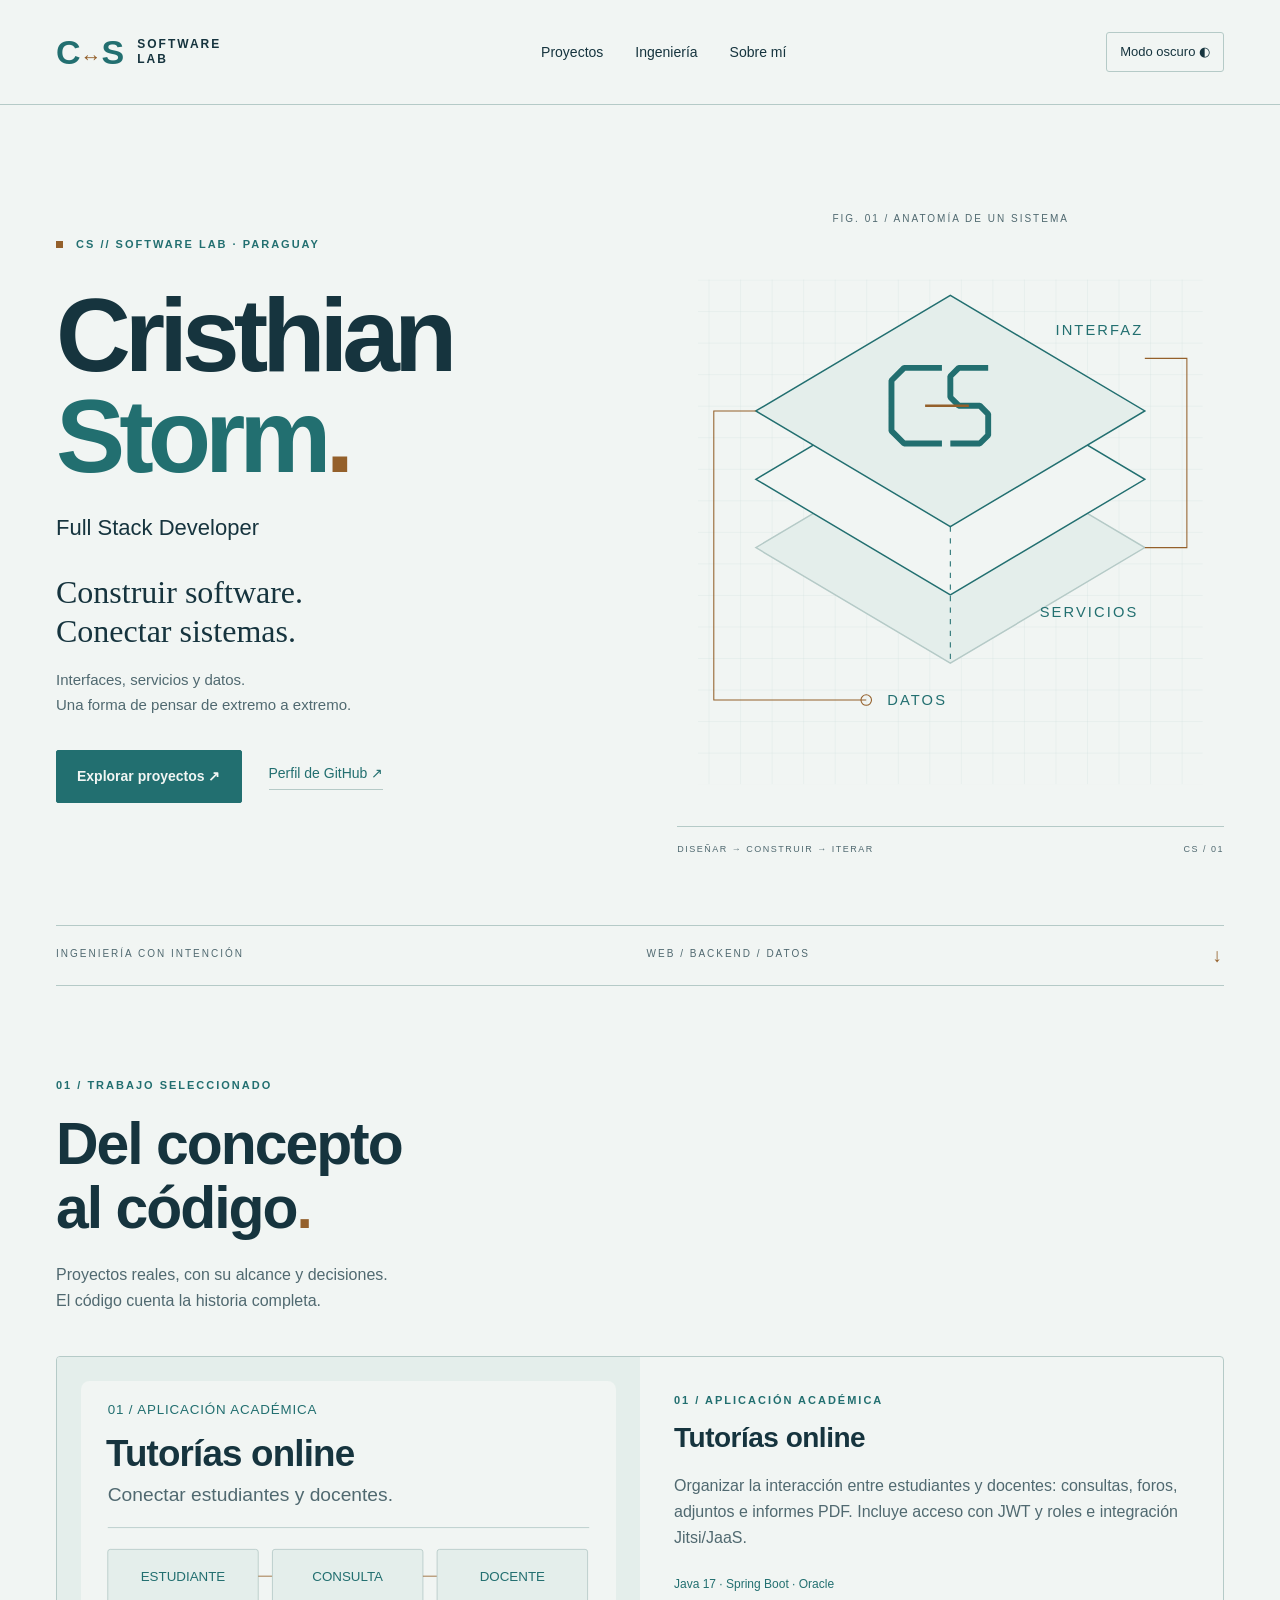
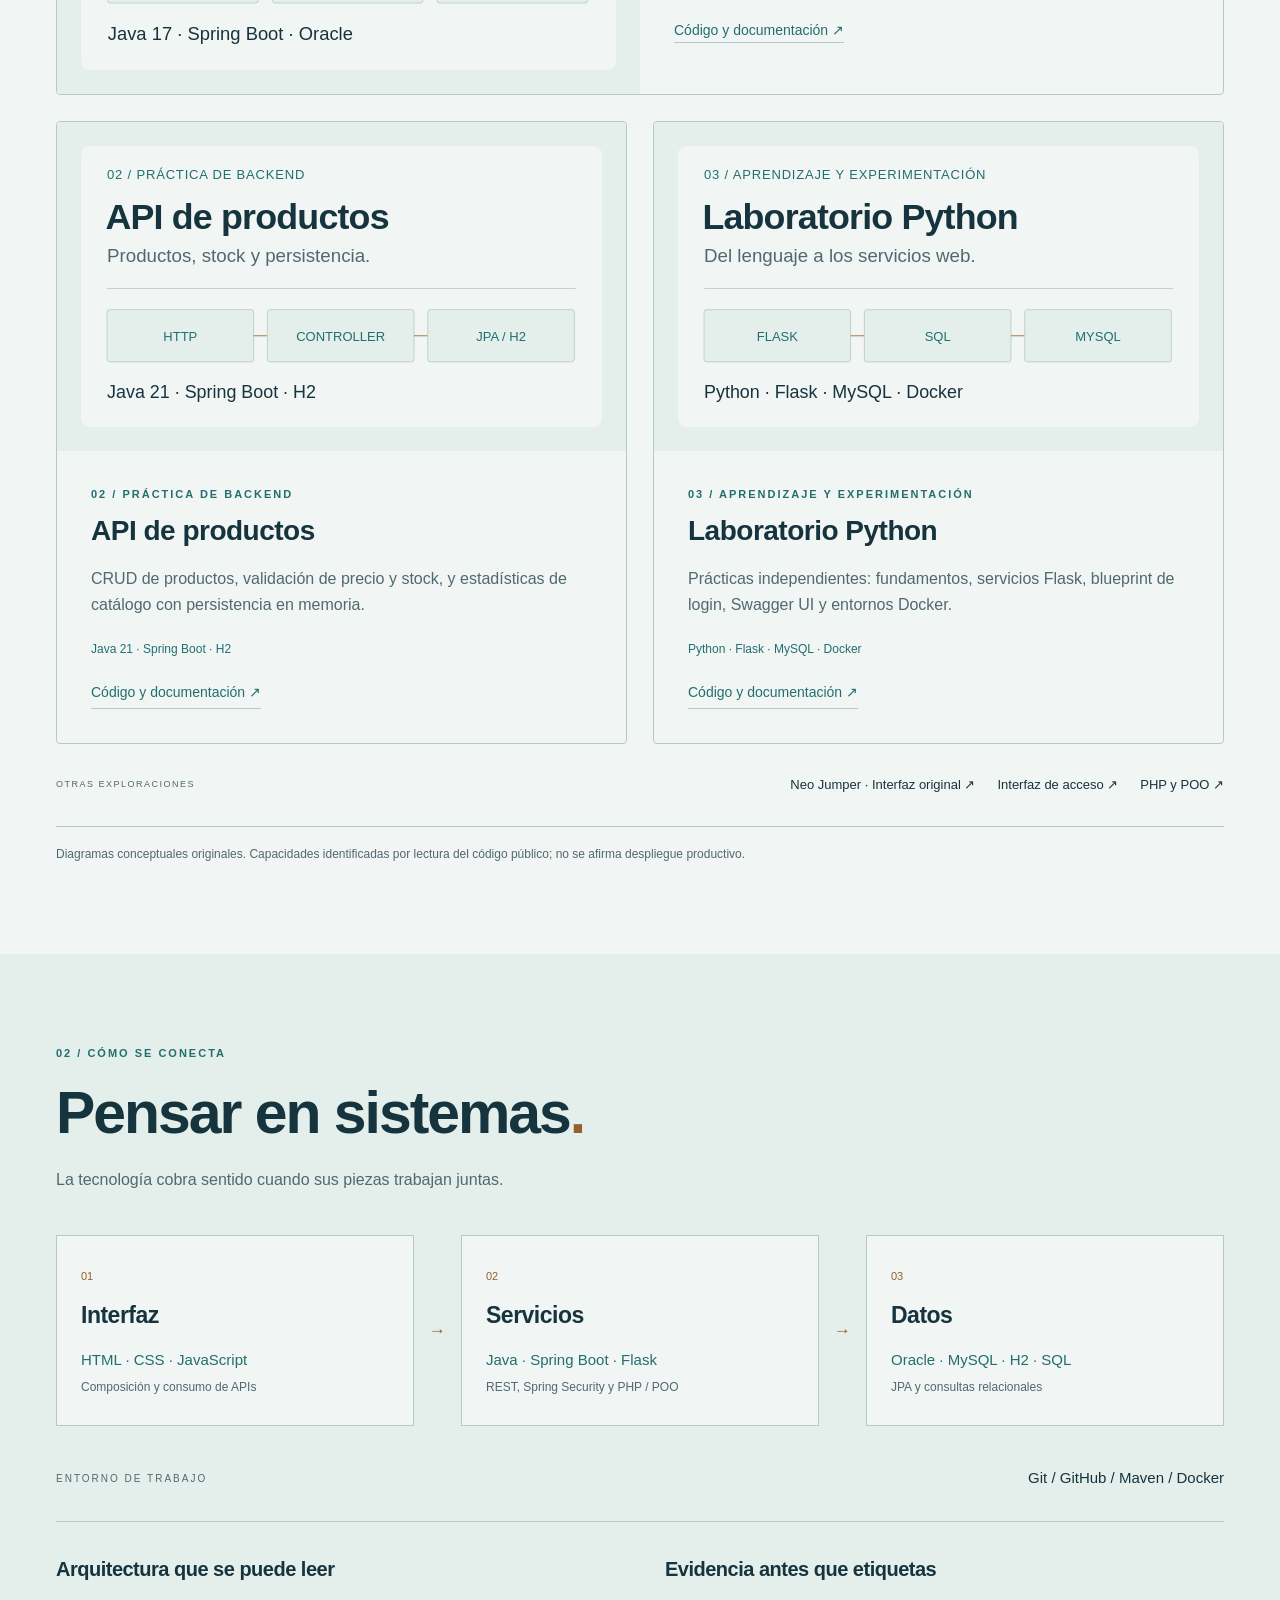
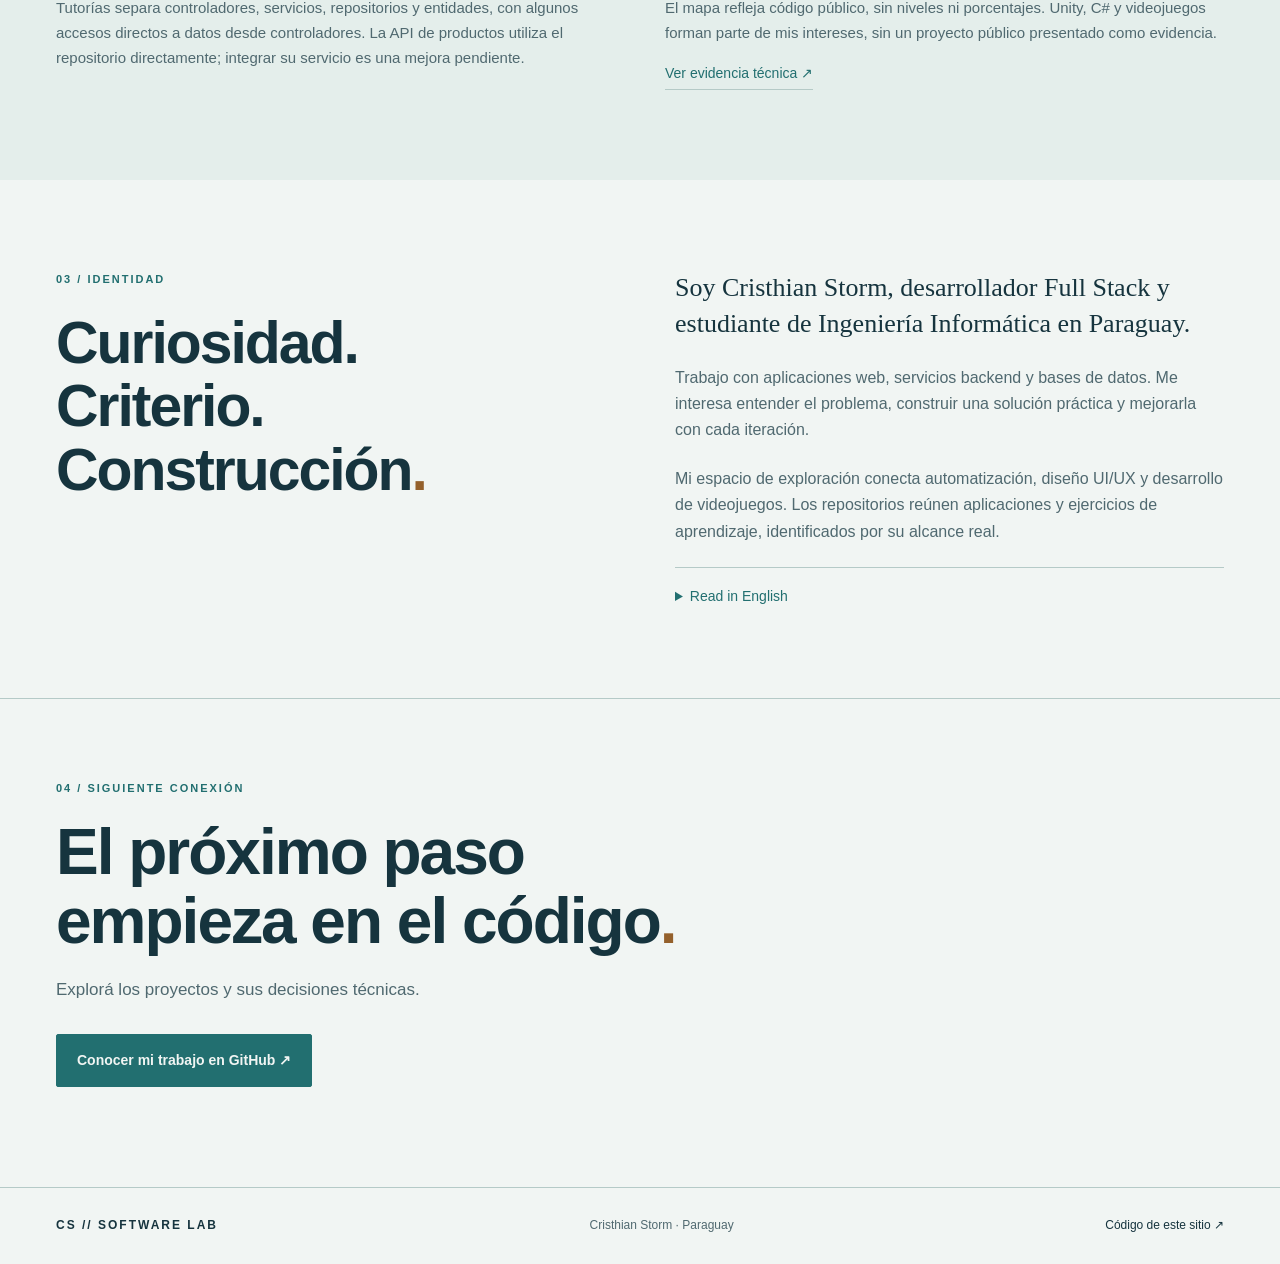
<file: index.html>
<!doctype html>
<html lang="es"><head><meta charset="utf-8"><meta name="viewport" content="width=device-width, initial-scale=1"><meta name="description" content="Cristhian Storm, Full Stack Developer y estudiante de Ingeniería Informática en Paraguay. Aplicaciones web, APIs y datos."><meta name="theme-color" content="#10262f"><title>Cristhian Storm — CS // Software Lab</title><link rel="icon" href="assets/lab/monogram-dark.svg" type="image/svg+xml"><link rel="stylesheet" href="lab.css"><script src="lab.js" defer></script></head>
<body><a class="skip" href="#contenido">Saltar al contenido</a><header class="masthead"><a class="brand" href="#inicio" aria-label="CS Software Lab, inicio"><span class="brand-mark">C<span>↔</span>S</span><span>SOFTWARE<br>LAB</span></a><nav aria-label="Principal"><a href="#proyectos">Proyectos</a><a href="#ingenieria">Ingeniería</a><a href="#sobre-mi">Sobre mí</a></nav><button class="theme" type="button" aria-label="Cambiar a modo claro">Modo claro ◐</button></header>
<main id="contenido"><section class="hero" id="inicio" aria-labelledby="nombre"><div class="hero-copy"><p class="eyebrow"><span class="signal"></span> CS // SOFTWARE LAB · PARAGUAY</p><h1 id="nombre">Cristhian<br><span>Storm</span><span class="period">.</span></h1><p class="role">Full Stack Developer</p><p class="manifesto">Construir software.<br>Conectar sistemas.</p><p class="hero-desc">Interfaces, servicios y datos.<br>Una forma de pensar de extremo a extremo.</p><div class="actions"><a class="button" href="#proyectos">Explorar proyectos ↗</a><a class="text-link" href="https://github.com/CristhianStorm">Perfil de GitHub ↗</a></div></div><div class="blueprint" aria-label="Diagrama conceptual de interfaz, servicios y datos" role="img"><div class="art-label">FIG. 01 / ANATOMÍA DE UN SISTEMA</div><svg viewBox="0 0 520 550" aria-hidden="true"><defs><pattern id="grid" width="30" height="30" patternUnits="userSpaceOnUse"><path d="M30 0H0V30" fill="none" stroke="currentColor" stroke-width=".5"/></pattern></defs><rect x="20" y="30" width="480" height="480" fill="url(#grid)" opacity=".18"/><g fill="none" stroke="currentColor"><path d="M75 285L260 175L445 285L260 395Z" class="layer base"/><path d="M75 220L260 110L445 220L260 330Z" class="layer middle"/><path d="M75 155L260 45L445 155L260 265Z" class="layer top"/><path d="M75 155H35V430H180M445 285H485V105H445" class="trace"/><path d="M260 265V395" stroke-dasharray="5 6"/><g transform="translate(200 110) scale(.8)" stroke-width="7" stroke-linejoin="bevel"><path d="M65 5H20L5 20V80L20 95H65M120 5H85L75 15V40L85 50H110L120 60V85L110 95H75"/><path d="M45 50H97" class="trace" stroke-width="3"/></g><circle cx="180" cy="430" r="5" class="trace"/></g><g fill="currentColor" font-family="Segoe UI,Arial,sans-serif" font-size="14" letter-spacing="2"><text x="360" y="83">INTERFAZ</text><text x="345" y="351">SERVICIOS</text><text x="200" y="435">DATOS</text></g></svg><div class="art-foot"><span>DISEÑAR → CONSTRUIR → ITERAR</span><span>CS / 01</span></div></div></section>
<div class="index-line"><span>INGENIERÍA CON INTENCIÓN</span><span>WEB / BACKEND / DATOS</span><span aria-hidden="true">↓</span></div>
<section id="proyectos" class="section" aria-labelledby="proyectos-title"><div class="section-heading"><p class="eyebrow">01 / TRABAJO SELECCIONADO</p><h2 id="proyectos-title">Del concepto<br>al código<span class="period">.</span></h2><p>Proyectos reales, con su alcance y decisiones.<br>El código cuenta la historia completa.</p></div><article class="project featured"><div class="project-art"><picture><source media="(prefers-color-scheme: light)" srcset="assets/lab/tutorias-light.svg"><img src="assets/lab/tutorias-dark.svg" width="640" height="345" loading="lazy" alt="Tutorías online: ESTUDIANTE → CONSULTA → DOCENTE. Diagrama conceptual."></picture></div><div class="project-copy"><p class="eyebrow">01 / APLICACIÓN ACADÉMICA</p><h3>Tutorías online</h3><p>Organizar la interacción entre estudiantes y docentes: consultas, foros, adjuntos e informes PDF. Incluye acceso con JWT y roles e integración Jitsi/JaaS.</p><p class="stack">Java 17 · Spring Boot · Oracle</p><a class="text-link" href="https://github.com/CristhianStorm/Curso-sincronico">Código y documentación ↗</a></div></article><div class="project-grid"><article class="project "><div class="project-art"><picture><source media="(prefers-color-scheme: light)" srcset="assets/lab/productos-light.svg"><img src="assets/lab/productos-dark.svg" width="640" height="345" loading="lazy" alt="API de productos: HTTP → CONTROLLER → JPA / H2. Diagrama conceptual."></picture></div><div class="project-copy"><p class="eyebrow">02 / PRÁCTICA DE BACKEND</p><h3>API de productos</h3><p>CRUD de productos, validación de precio y stock, y estadísticas de catálogo con persistencia en memoria.</p><p class="stack">Java 21 · Spring Boot · H2</p><a class="text-link" href="https://github.com/CristhianStorm/java">Código y documentación ↗</a></div></article><article class="project "><div class="project-art"><picture><source media="(prefers-color-scheme: light)" srcset="assets/lab/python-light.svg"><img src="assets/lab/python-dark.svg" width="640" height="345" loading="lazy" alt="Laboratorio Python: FLASK → SQL → MYSQL. Diagrama conceptual."></picture></div><div class="project-copy"><p class="eyebrow">03 / APRENDIZAJE Y EXPERIMENTACIÓN</p><h3>Laboratorio Python</h3><p>Prácticas independientes: fundamentos, servicios Flask, blueprint de login, Swagger UI y entornos Docker.</p><p class="stack">Python · Flask · MySQL · Docker</p><a class="text-link" href="https://github.com/CristhianStorm/Python">Código y documentación ↗</a></div></article></div><div class="more-work"><span>OTRAS EXPLORACIONES</span><a href="neo-jumper.html">Neo Jumper · Interfaz original ↗</a><a href="SIGN%20UP%20%26%20SIGN%20IN%20PAGE.html">Interfaz de acceso ↗</a><a href="https://github.com/CristhianStorm/PHP">PHP y POO ↗</a></div><p class="caption">Diagramas conceptuales originales. Capacidades identificadas por lectura del código público; no se afirma despliegue productivo.</p></section>
<section id="ingenieria" class="section engineering" aria-labelledby="ingenieria-title"><div class="section-heading"><p class="eyebrow">02 / CÓMO SE CONECTA</p><h2 id="ingenieria-title">Pensar en sistemas<span class="period">.</span></h2><p>La tecnología cobra sentido cuando sus piezas trabajan juntas.</p></div><div class="tech-map"><div class="tech-node"><span class="node-number">01</span><h3>Interfaz</h3><p>HTML · CSS · JavaScript</p><small>Composición y consumo de APIs</small></div><span class="connector" aria-hidden="true">→</span><div class="tech-node"><span class="node-number">02</span><h3>Servicios</h3><p>Java · Spring Boot · Flask</p><small>REST, Spring Security y PHP / POO</small></div><span class="connector" aria-hidden="true">→</span><div class="tech-node"><span class="node-number">03</span><h3>Datos</h3><p>Oracle · MySQL · H2 · SQL</p><small>JPA y consultas relacionales</small></div></div><div class="toolchain"><span>ENTORNO DE TRABAJO</span><p>Git / GitHub / Maven / Docker</p></div><div class="notes"><div><h3>Arquitectura que se puede leer</h3><p>Tutorías separa controladores, servicios, repositorios y entidades, con algunos accesos directos a datos desde controladores. La API de productos utiliza el repositorio directamente; integrar su servicio es una mejora pendiente.</p></div><div><h3>Evidencia antes que etiquetas</h3><p>El mapa refleja código público, sin niveles ni porcentajes. Unity, C# y videojuegos forman parte de mis intereses, sin un proyecto público presentado como evidencia.</p><a class="text-link" href="evidence.html">Ver evidencia técnica ↗</a></div></div></section>
<section id="sobre-mi" class="section about" aria-labelledby="about-title"><div><p class="eyebrow">03 / IDENTIDAD</p><h2 id="about-title">Curiosidad.<br>Criterio.<br>Construcción<span class="period">.</span></h2></div><div class="about-copy"><p class="lead">Soy Cristhian Storm, desarrollador Full Stack y estudiante de Ingeniería Informática en Paraguay.</p><p>Trabajo con aplicaciones web, servicios backend y bases de datos. Me interesa entender el problema, construir una solución práctica y mejorarla con cada iteración.</p><p>Mi espacio de exploración conecta automatización, diseño UI/UX y desarrollo de videojuegos. Los repositorios reúnen aplicaciones y ejercicios de aprendizaje, identificados por su alcance real.</p><details><summary>Read in English</summary><p>I'm a Full Stack developer and Computer Engineering student in Paraguay. My public work includes an online tutoring application, a product API and educational Python, PHP and web interface projects. I enjoy connecting interfaces, services and relational data.</p></details></div></section>
<section id="contacto" class="contact"><p class="eyebrow">04 / SIGUIENTE CONEXIÓN</p><h2>El próximo paso<br>empieza en el código<span class="period">.</span></h2><p>Explorá los proyectos y sus decisiones técnicas.</p><a class="button" href="https://github.com/CristhianStorm">Conocer mi trabajo en GitHub ↗</a></section></main><footer><a class="brand" href="#inicio">CS // SOFTWARE LAB</a><p>Cristhian Storm · Paraguay</p><a href="https://github.com/CristhianStorm/CristhianStorm.github.io">Código de este sitio ↗</a></footer></body></html>
</file>
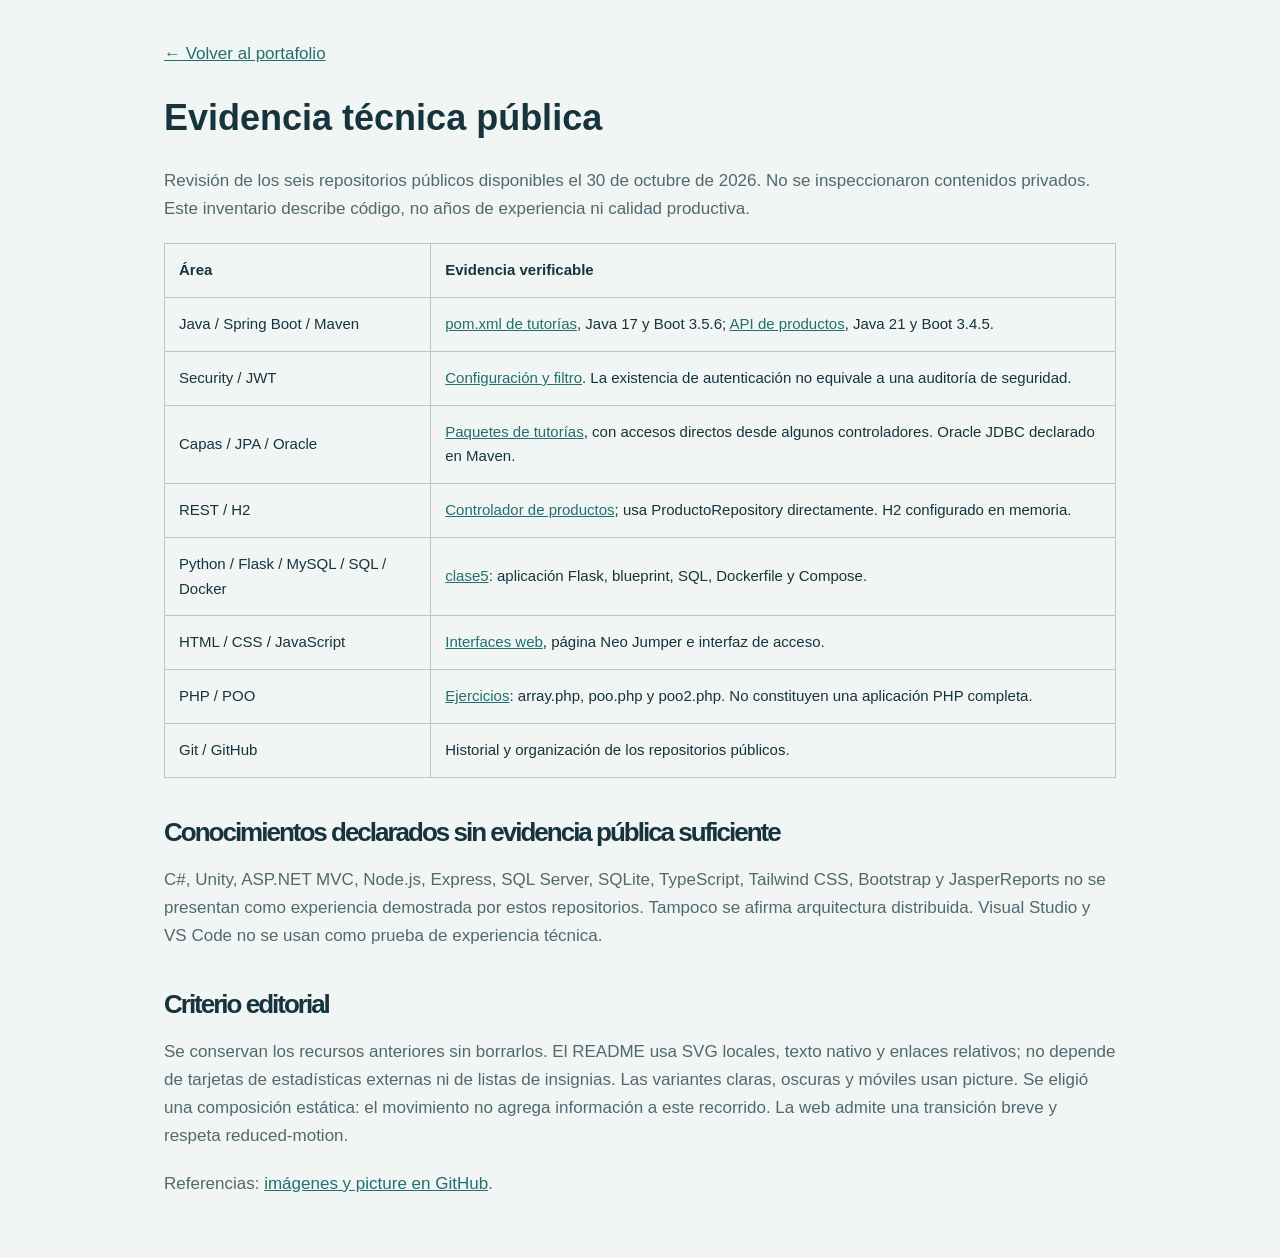
<file: evidence.html>
<!doctype html><html lang="es"><head><meta charset="utf-8"><meta name="viewport" content="width=device-width,initial-scale=1"><title>Evidencia técnica · CS // Software Lab</title><link rel="stylesheet" href="lab.css"><style>main{max-width:1000px;padding:40px 24px}h1{font-size:36px;line-height:1.2;margin:28px 0}h2{font-size:26px;margin:40px 0 20px}p{margin:20px 0}table{border-collapse:collapse;font-size:15px;width:100%}td,th{border:1px solid var(--line);padding:14px;text-align:left}a{color:var(--accent);text-decoration:underline}.table-scroll{overflow-x:auto}</style></head><body><main><a href="index.html#ingenieria">← Volver al portafolio</a><h1>Evidencia técnica pública</h1>
<p>Revisión de los seis repositorios públicos disponibles el 30 de octubre de 2026. No se inspeccionaron contenidos privados. Este inventario describe código, no años de experiencia ni calidad productiva.</p>
<div class="table-scroll"><table>
<thead>
<tr>
<th>Área</th>
<th>Evidencia verificable</th>
</tr>
</thead>
<tbody><tr>
<td>Java / Spring Boot / Maven</td>
<td><a href="https://github.com/CristhianStorm/Curso-sincronico/blob/main/pom.xml">pom.xml de tutorías</a>, Java 17 y Boot 3.5.6; <a href="https://github.com/CristhianStorm/java/blob/main/CrusoJava/curso_java-main/productoapi/pom.xml">API de productos</a>, Java 21 y Boot 3.4.5.</td>
</tr>
<tr>
<td>Security / JWT</td>
<td><a href="https://github.com/CristhianStorm/Curso-sincronico/tree/main/src/main/java/com/gestion/emprendedora/config">Configuración y filtro</a>. La existencia de autenticación no equivale a una auditoría de seguridad.</td>
</tr>
<tr>
<td>Capas / JPA / Oracle</td>
<td><a href="https://github.com/CristhianStorm/Curso-sincronico/tree/main/src/main/java/com/gestion/emprendedora">Paquetes de tutorías</a>, con accesos directos desde algunos controladores. Oracle JDBC declarado en Maven.</td>
</tr>
<tr>
<td>REST / H2</td>
<td><a href="https://github.com/CristhianStorm/java/blob/main/CrusoJava/curso_java-main/productoapi/src/main/java/com/cristhianstorm/productoapi/controller/cristhianstormProductoController.java">Controlador de productos</a>; usa ProductoRepository directamente. H2 configurado en memoria.</td>
</tr>
<tr>
<td>Python / Flask / MySQL / SQL / Docker</td>
<td><a href="https://github.com/CristhianStorm/Python/tree/main/Python/clase5">clase5</a>: aplicación Flask, blueprint, SQL, Dockerfile y Compose.</td>
</tr>
<tr>
<td>HTML / CSS / JavaScript</td>
<td><a href="https://github.com/CristhianStorm/CristhianStorm.github.io">Interfaces web</a>, página Neo Jumper e interfaz de acceso.</td>
</tr>
<tr>
<td>PHP / POO</td>
<td><a href="https://github.com/CristhianStorm/PHP">Ejercicios</a>: array.php, poo.php y poo2.php. No constituyen una aplicación PHP completa.</td>
</tr>
<tr>
<td>Git / GitHub</td>
<td>Historial y organización de los repositorios públicos.</td>
</tr>
</tbody></table></div>
<h2>Conocimientos declarados sin evidencia pública suficiente</h2>
<p>C#, Unity, ASP.NET MVC, Node.js, Express, SQL Server, SQLite, TypeScript, Tailwind CSS, Bootstrap y JasperReports no se presentan como experiencia demostrada por estos repositorios. Tampoco se afirma arquitectura distribuida. Visual Studio y VS Code no se usan como prueba de experiencia técnica.</p>
<h2>Criterio editorial</h2>
<p>Se conservan los recursos anteriores sin borrarlos. El README usa SVG locales, texto nativo y enlaces relativos; no depende de tarjetas de estadísticas externas ni de listas de insignias. Las variantes claras, oscuras y móviles usan picture. Se eligió una composición estática: el movimiento no agrega información a este recorrido. La web admite una transición breve y respeta reduced-motion.</p>
<p>Referencias: <a href="https://docs.github.com/en/get-started/writing-on-github/getting-started-with-writing-and-formatting-on-github/basic-writing-and-formatting-syntax#images">imágenes y picture en GitHub</a>.</p>
</main></body></html>
</file>
<file: lab.css>
@charset "UTF-8";
:root{color-scheme:dark;--bg:#10262f;--panel:#17333d;--ink:#eff5f4;--muted:#adbec2;--line:#36535b;--accent:#8bd8d0;--amber:#edb574}
@media(prefers-color-scheme:light){:root{color-scheme:light;--bg:#f1f5f3;--panel:#e4eeeb;--ink:#16343e;--muted:#506970;--line:#b5cac7;--accent:#226f70;--amber:#94602b}}
:root[data-theme=dark]{color-scheme:dark;--bg:#10262f;--panel:#17333d;--ink:#eff5f4;--muted:#adbec2;--line:#36535b;--accent:#8bd8d0;--amber:#edb574}
:root[data-theme=light]{color-scheme:light;--bg:#f1f5f3;--panel:#e4eeeb;--ink:#16343e;--muted:#506970;--line:#b5cac7;--accent:#226f70;--amber:#94602b}
*{box-sizing:border-box}html{scroll-behavior:smooth;scroll-padding-top:32px}body{margin:0;background:var(--bg);color:var(--ink);font:17px/1.65 'Segoe UI',Arial,sans-serif}a{color:inherit;text-decoration:none}a:hover{color:var(--accent)}a:focus-visible,button:focus-visible,summary:focus-visible{outline:3px solid var(--amber);outline-offset:6px}button{font:inherit}img,svg{max-width:100%;display:block}h1,h2,h3,p{margin:0}h2{font-size:clamp(36px,4.6vw,64px);font-weight:600;line-height:1.08;letter-spacing:-2px}h3{font-size:28px;font-weight:600;line-height:1.2;letter-spacing:-.5px}p{color:var(--muted)}.masthead,main,footer{max-width:1360px;margin:auto}.masthead{padding:30px 56px;display:flex;align-items:center;justify-content:space-between;border-bottom:1px solid var(--line);gap:24px}.brand{display:flex;align-items:center;gap:16px;font-size:12px;letter-spacing:2px;line-height:1.3;font-weight:650}.brand-mark{font-size:34px;letter-spacing:-3px;color:var(--accent)}.brand-mark span{font-size:21px;color:var(--amber);padding:0 3px}nav{display:flex;gap:32px;font-size:14px}button.theme{border:1px solid var(--line);background:none;color:var(--ink);border-radius:3px;padding:8px 13px;font-size:13px;cursor:pointer}.hero{display:grid;grid-template-columns:1.1fr 1fr;padding:76px 56px 68px;align-items:center;gap:20px}.eyebrow{font-size:11px;font-weight:600;letter-spacing:2px;color:var(--accent);line-height:1.7}.signal{display:inline-block;width:7px;height:7px;background:var(--amber);margin-right:8px}.hero h1{font-size:clamp(68px,8.1vw,112px);font-weight:650;letter-spacing:-6px;line-height:.98;margin:31px 0 22px}.hero h1>span:not(.period){color:var(--accent)}.period{color:var(--amber)}.role{font-size:22px;color:var(--ink)}.manifesto{font-family:Georgia,'Times New Roman',serif;font-size:32px;line-height:1.22;color:var(--ink);margin:27px 0 17px}.hero-desc{font-size:15px;line-height:1.65}.actions{display:flex;gap:27px;align-items:center;margin-top:32px}.button{display:inline-flex;justify-content:space-between;align-items:center;gap:28px;padding:14px 20px;border:1px solid var(--accent);background:var(--accent);color:var(--bg);font-size:14px;font-weight:650;border-radius:2px;transition:transform .18s}.button:hover{transform:translateY(-2px);color:var(--bg)}.text-link{font-size:14px;color:var(--accent);border-bottom:1px solid var(--line);padding-bottom:4px}.blueprint{color:var(--accent);align-self:center;padding-top:30px}.art-label{font-size:10px;letter-spacing:2px;text-align:center;color:var(--muted)}.blueprint svg{width:100%;margin-top:20px}.layer{fill:var(--panel);stroke:var(--line);stroke-width:1.4}.layer.middle{fill:var(--bg);stroke:var(--accent)}.layer.top{stroke:var(--accent)}.trace{stroke:var(--amber)}.art-foot{display:flex;justify-content:space-between;border-top:1px solid var(--line);padding-top:15px;font-size:9px;letter-spacing:1.5px;color:var(--muted)}.index-line{margin:0 56px;display:flex;justify-content:space-between;border-top:1px solid var(--line);border-bottom:1px solid var(--line);padding:20px 0;color:var(--muted);font-size:10px;letter-spacing:2px}.index-line span:last-child{color:var(--amber);font-size:19px;line-height:1}.section{padding:90px 56px}.section-heading{margin-bottom:42px}.section-heading h2{margin:18px 0 22px}.section-heading>p:last-child{font-size:16px}.project{border:1px solid var(--line);background:var(--bg);border-radius:4px;overflow:hidden}.project.featured{display:grid;grid-template-columns:1fr 1fr;margin-bottom:26px}.project-art{background:var(--panel);display:flex;align-items:center;justify-content:center;padding:24px}.project-art picture{width:100%}.project-art img{width:100%;height:auto}.project-copy{padding:34px}.project-copy h3{margin:11px 0 18px}.project-copy>p:not(.eyebrow):not(.stack){font-size:16px}.stack{font-size:12px;line-height:1.7;color:var(--accent);margin:22px 0}.project-grid{display:grid;grid-template-columns:1fr 1fr;gap:26px}.project-grid .project{display:flex;flex-direction:column}.project-grid .project-copy{flex:1;display:flex;flex-direction:column;align-items:flex-start}.project-grid .stack{margin-top:auto;padding-top:20px}.more-work{border-bottom:1px solid var(--line);padding:30px 0;display:flex;flex-wrap:wrap;align-items:center;gap:22px;font-size:13px}.more-work>span{font-size:9px;color:var(--muted);letter-spacing:1.5px;margin-right:auto}.caption{font-size:12px;margin-top:18px;max-width:800px}.engineering{background:var(--panel)}.tech-map{display:flex;align-items:stretch;gap:15px}.tech-node{padding:25px 24px;background:var(--bg);border:1px solid var(--line);flex:1;min-width:0}.node-number{font-size:11px;color:var(--amber)}.tech-node h3{font-size:23px;margin:13px 0 18px}.tech-node p{font-size:15px;color:var(--accent)}.tech-node small{font-size:12px;color:var(--muted)}.connector{align-self:center;color:var(--amber)}.toolchain{padding:20px 0 30px;margin-top:20px;border-bottom:1px solid var(--line);display:flex;justify-content:space-between;align-items:center}.toolchain>span{font-size:10px;letter-spacing:2px;color:var(--muted)}.toolchain p{font-size:15px;color:var(--ink)}.notes{display:grid;grid-template-columns:1fr 1fr;gap:50px;margin-top:35px}.notes h3{font-size:20px;margin-bottom:15px}.notes p{font-size:15px}.notes a{display:inline-block;margin-top:16px}.about{display:grid;grid-template-columns:1fr 1fr;gap:70px}.about h2{margin-top:22px}.about-copy p{margin-bottom:22px;font-size:16px}.about-copy .lead{font-family:Georgia,'Times New Roman',serif;font-size:26px;line-height:1.4;color:var(--ink)}details{border-top:1px solid var(--line);padding-top:17px;font-size:14px;color:var(--muted)}summary{cursor:pointer;color:var(--accent)}details p{margin-top:20px}.contact{padding:80px 56px 100px;border-top:1px solid var(--line)}.contact h2{margin:20px 0;font-size:clamp(36px,5vw,68px)}.contact .button{margin-top:30px}footer{border-top:1px solid var(--line);padding:28px 56px;display:flex;gap:25px;justify-content:space-between;align-items:center;font-size:12px}footer p,footer a{font-size:12px}.skip{position:absolute;top:10px;left:10px;transform:translateY(-200%);background:var(--ink);color:var(--bg);padding:10px;z-index:5}.skip:focus{transform:none}
@media(min-width:1500px){.hero{padding-top:95px;padding-bottom:90px}}
@media(max-width:900px){.masthead{padding:24px 28px}nav{gap:18px}.hero{padding:60px 28px;grid-template-columns:1.1fr 1fr}.hero h1{font-size:80px}.actions{gap:18px;flex-wrap:wrap}.section,.contact{padding:65px 28px}.index-line{margin:0 28px}.project-copy{padding:25px}.project-art{padding:12px}.tech-map{gap:8px}.tech-node{padding:18px 12px}.tech-node p{font-size:13px}.about{gap:35px}footer{padding:28px}}
@media(max-width:640px){body{font-size:16px}.masthead{padding:20px;gap:12px;flex-wrap:wrap}.brand{gap:10px;font-size:10px}nav{order:3;width:100%;padding-top:15px;border-top:1px solid var(--line);justify-content:space-between}.theme{margin-left:auto}.hero{padding:44px 22px 35px;display:block}.hero h1{font-size:clamp(65px,17vw,100px);letter-spacing:-4px;margin-top:26px}.eyebrow{font-size:10px;letter-spacing:1.6px}.manifesto{font-size:29px}.role{font-size:21px}.hero-desc{font-size:15px}.actions{gap:22px}.blueprint{margin:45px auto 0;max-width:400px;padding-top:0}.blueprint svg{margin-top:6px}.art-foot{font-size:8px}.index-line{margin:0 22px;letter-spacing:1px;font-size:9px;gap:15px}.index-line span:nth-child(2){display:none}.section,.contact{padding:58px 22px}.section-heading{margin-bottom:28px}h2{letter-spacing:-1.5px;font-size:40px}.project.featured,.project-grid{display:block}.project-grid .project{margin-top:24px}.project-art{padding:12px}.project-copy{padding:25px 22px}.project-copy h3{font-size:27px}.more-work{align-items:flex-start;flex-direction:column;gap:14px}.tech-map{flex-direction:column;gap:8px}.tech-node{padding:22px}.tech-node h3{margin:8px 0 12px}.tech-node p{font-size:16px}.connector{transform:rotate(90deg)}.toolchain{display:block}.toolchain p{margin-top:12px}.notes,.about{display:block}.notes>div+div{margin-top:30px}.about-copy{margin-top:30px}.about-copy .lead{font-size:25px}.contact h2{font-size:38px}footer{padding:28px 22px;align-items:flex-start;flex-direction:column;gap:14px}}
@media(prefers-reduced-motion:reduce){html{scroll-behavior:auto}*{transition:none!important}}
</file>
